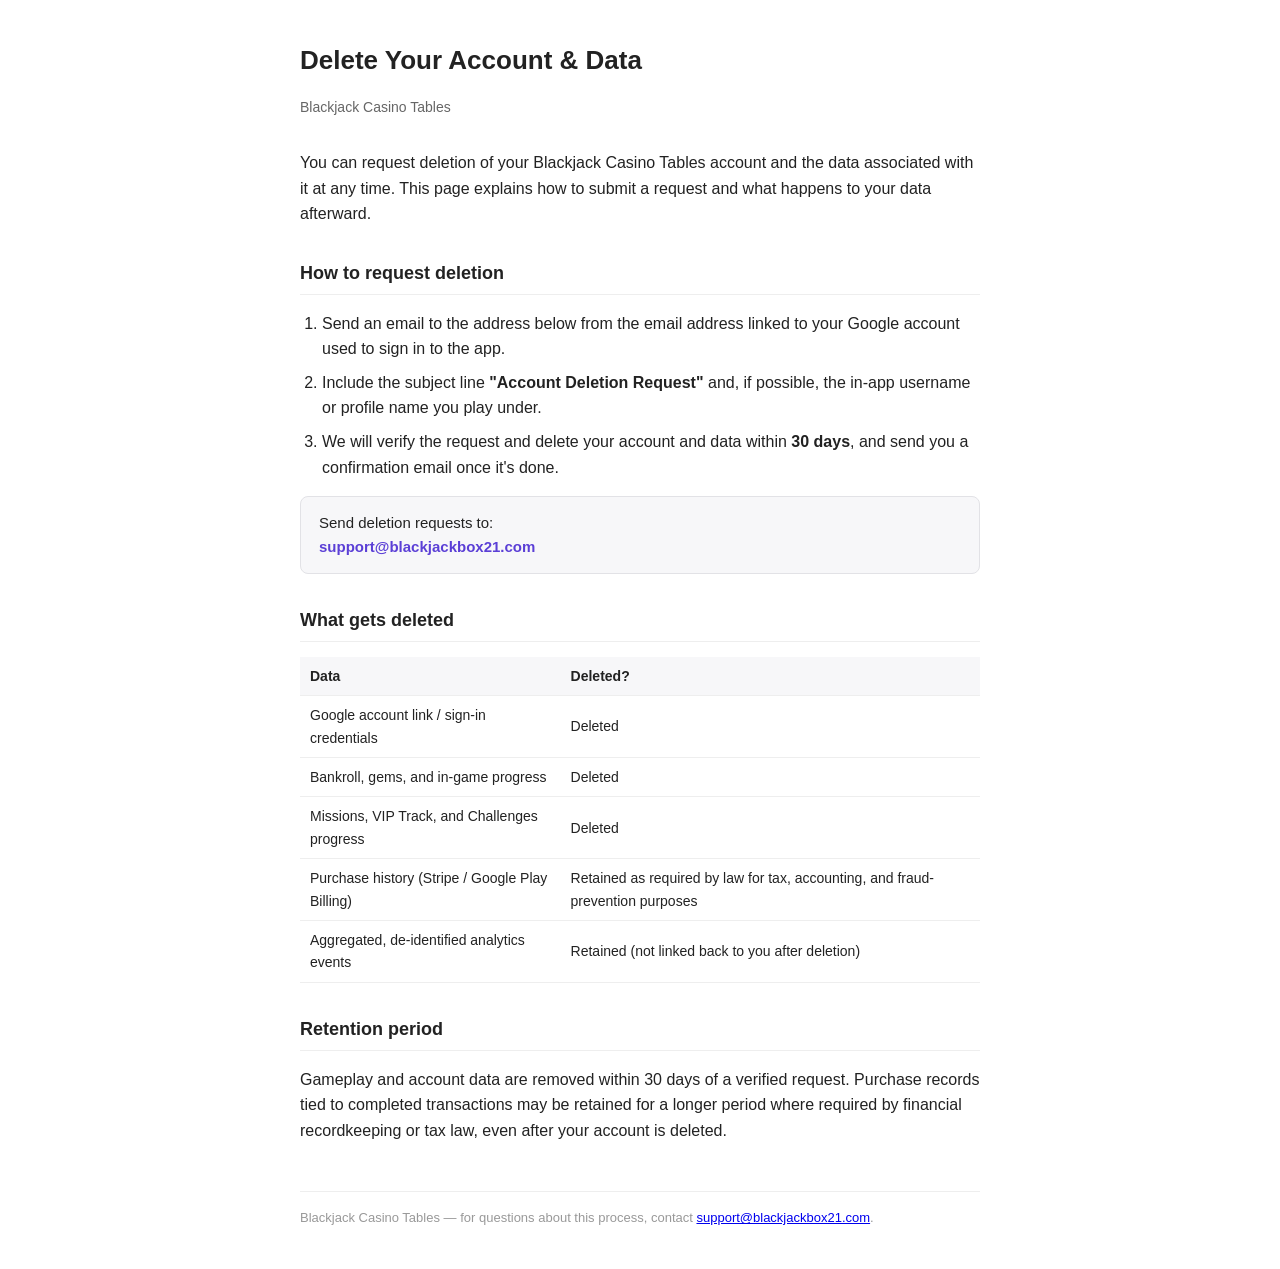
<file: delete-account.html>
<!DOCTYPE html>
<html lang="en">
<head>
<meta charset="UTF-8">
<meta name="viewport" content="width=device-width, initial-scale=1.0">
<title>Delete Account & Data — Blackjack Casino Tables</title>
<style>
  body {
    font-family: -apple-system, BlinkMacSystemFont, "Segoe UI", Roboto, Arial, sans-serif;
    max-width: 680px;
    margin: 40px auto;
    padding: 0 20px;
    line-height: 1.6;
    color: #222;
    background: #fff;
  }
  h1 {
    font-size: 26px;
    margin-bottom: 4px;
  }
  .subtitle {
    color: #666;
    margin-bottom: 32px;
    font-size: 14px;
  }
  h2 {
    font-size: 18px;
    margin-top: 32px;
    border-bottom: 1px solid #eee;
    padding-bottom: 6px;
  }
  ol, ul {
    padding-left: 22px;
  }
  li {
    margin-bottom: 8px;
  }
  .email-box {
    background: #f7f7f9;
    border: 1px solid #e2e2e6;
    border-radius: 8px;
    padding: 14px 18px;
    margin: 16px 0;
    font-size: 15px;
  }
  .email-box a {
    color: #5b3fd6;
    font-weight: 600;
    text-decoration: none;
  }
  .email-box a:hover {
    text-decoration: underline;
  }
  table {
    width: 100%;
    border-collapse: collapse;
    margin-top: 12px;
    font-size: 14px;
  }
  th, td {
    text-align: left;
    padding: 8px 10px;
    border-bottom: 1px solid #eee;
  }
  th {
    background: #f7f7f9;
  }
  footer {
    margin-top: 48px;
    padding-top: 16px;
    border-top: 1px solid #eee;
    color: #999;
    font-size: 13px;
  }
</style>
</head>
<body>

<h1>Delete Your Account & Data</h1>
<p class="subtitle">Blackjack Casino Tables</p>

<p>
  You can request deletion of your Blackjack Casino Tables account and the data
  associated with it at any time. This page explains how to submit a
  request and what happens to your data afterward.
</p>

<h2>How to request deletion</h2>
<ol>
  <li>Send an email to the address below from the email address linked to your Google account used to sign in to the app.</li>
  <li>Include the subject line <strong>"Account Deletion Request"</strong> and, if possible, the in-app username or profile name you play under.</li>
  <li>We will verify the request and delete your account and data within <strong>30 days</strong>, and send you a confirmation email once it's done.</li>
</ol>

<div class="email-box">
  Send deletion requests to:<br>
  <a href="mailto:scotchlabs@gmail.com?subject=Account%20Deletion%20Request">support@blackjackbox21.com</a>
</div>

<h2>What gets deleted</h2>
<table>
  <tr><th>Data</th><th>Deleted?</th></tr>
  <tr><td>Google account link / sign-in credentials</td><td>Deleted</td></tr>
  <tr><td>Bankroll, gems, and in-game progress</td><td>Deleted</td></tr>
  <tr><td>Missions, VIP Track, and Challenges progress</td><td>Deleted</td></tr>
  <tr><td>Purchase history (Stripe / Google Play Billing)</td><td>Retained as required by law for tax, accounting, and fraud-prevention purposes</td></tr>
  <tr><td>Aggregated, de-identified analytics events</td><td>Retained (not linked back to you after deletion)</td></tr>
</table>

<h2>Retention period</h2>
<p>
  Gameplay and account data are removed within 30 days of a verified
  request. Purchase records tied to completed transactions may be
  retained for a longer period where required by financial recordkeeping
  or tax law, even after your account is deleted.
</p>

<footer>
  Blackjack Casino Tables — for questions about this process, contact
  <a href="mailto:support@blackjackbox21.com">support@blackjackbox21.com</a>.
</footer>

</body>
</html>
</file>
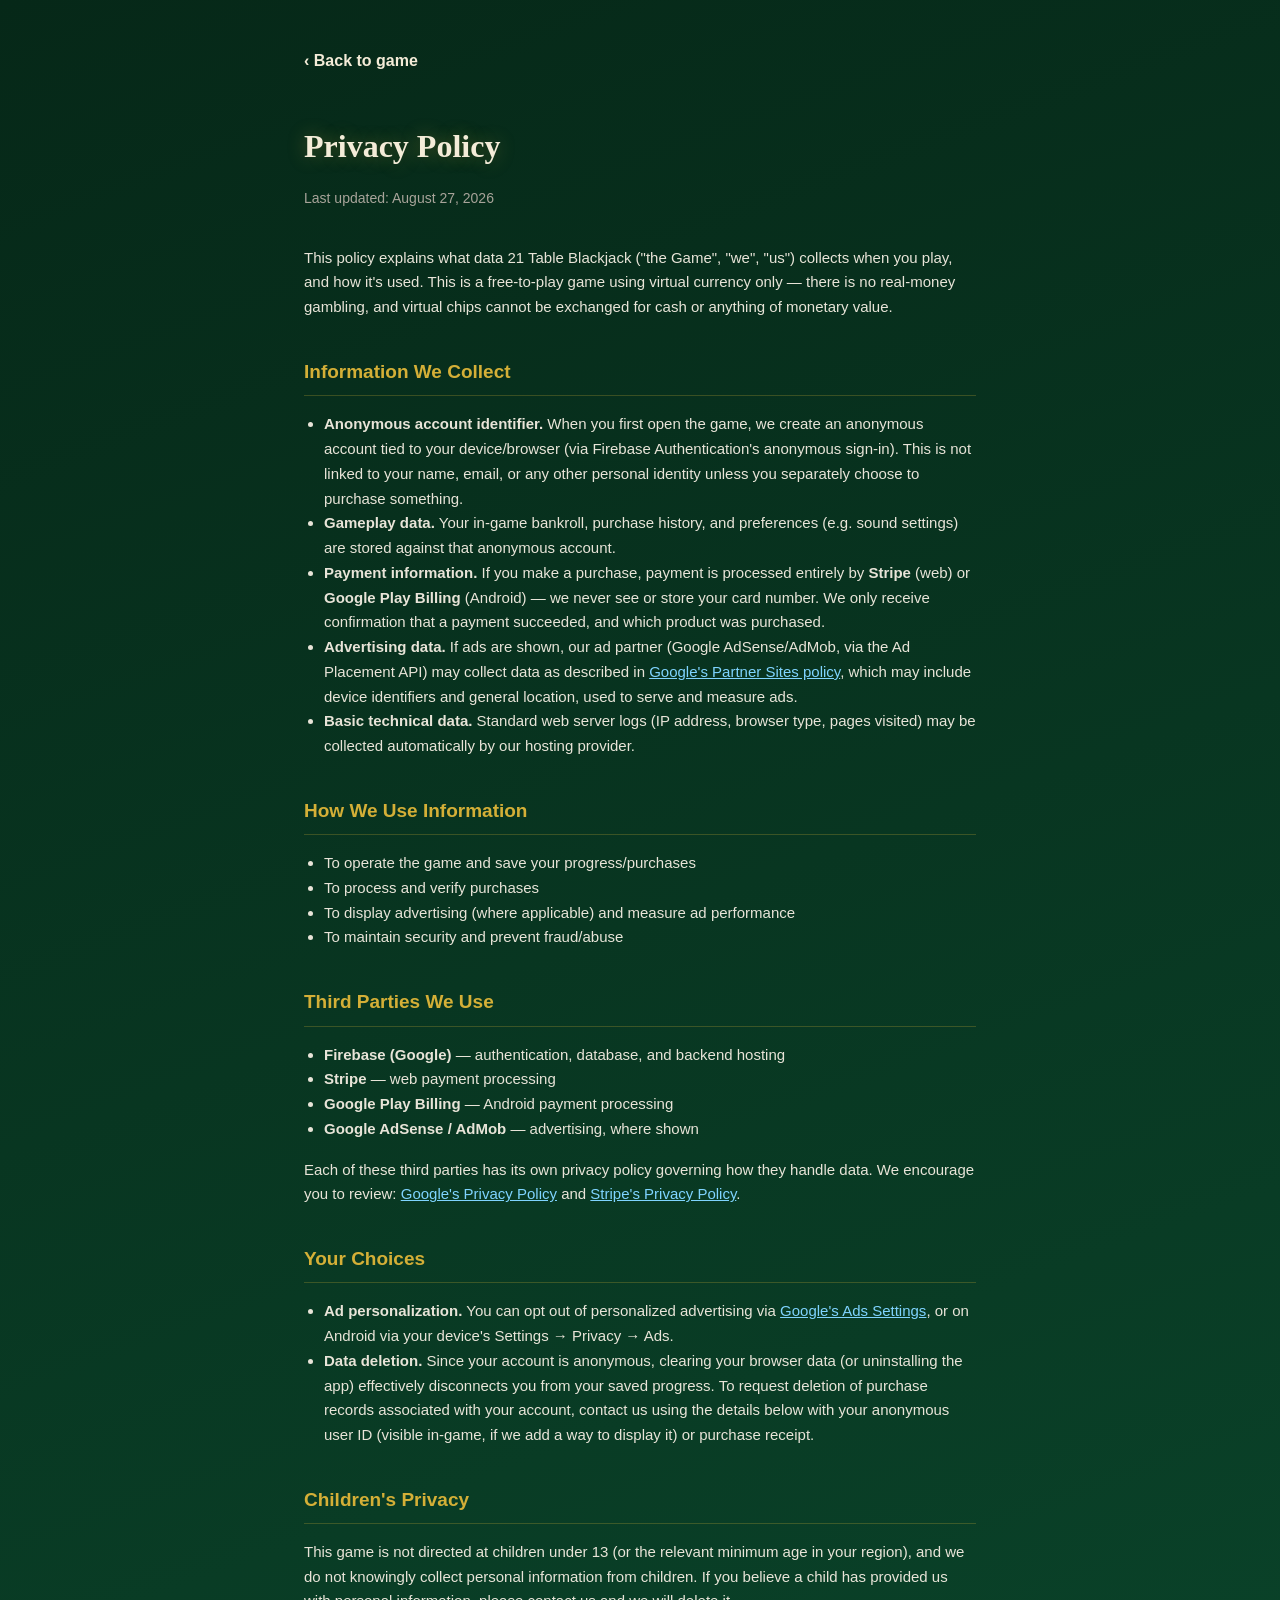
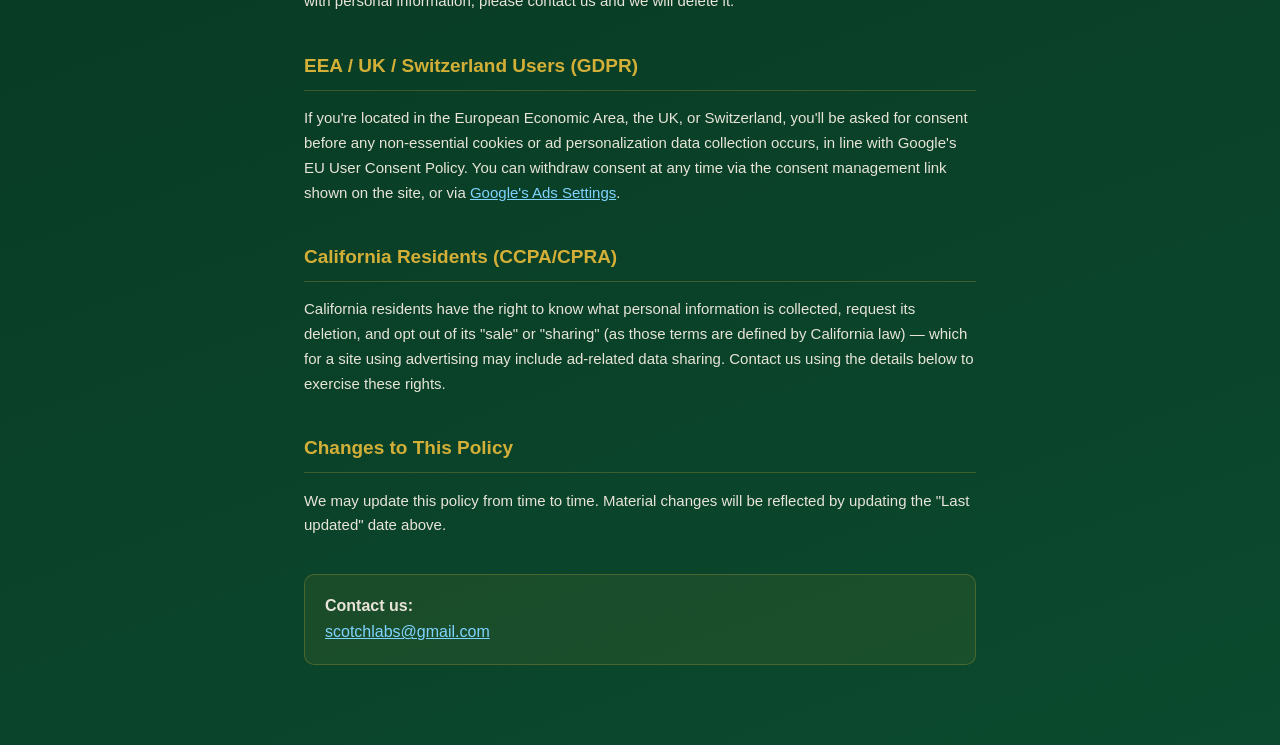
<file: privacy.html>
<!DOCTYPE html>
<html lang="en">
<head>
<meta charset="UTF-8">
<meta name="viewport" content="width=device-width, initial-scale=1.0">
<title>Privacy Policy — 21 Table Blackjack</title>
<style>
  :root{
    --felt:#0b4a2e; --felt-dark:#062818; --gold:#d4af37; --gold-light:#f4ecd8;
    --text:#e8e4d8; --text-dim:#a8a49a;
  }
  *{box-sizing:border-box;}
  body{
    margin:0;font-family:'Segoe UI',Roboto,Arial,sans-serif;
    background:linear-gradient(160deg,var(--felt-dark) 0%,var(--felt) 100%);
    color:var(--text);line-height:1.65;
  }
  .wrap{max-width:720px;margin:0 auto;padding:48px 24px 80px;}
  h1{
    font-family:Georgia,serif;color:var(--gold-light);font-size:32px;
    text-shadow:0 0 18px rgba(212,175,55,.35);margin-bottom:4px;
  }
  .updated{color:var(--text-dim);font-size:14px;margin-bottom:36px;}
  h2{color:var(--gold);font-size:19px;margin-top:36px;border-bottom:1px solid rgba(212,175,55,.25);padding-bottom:8px;}
  p,li{color:var(--text);font-size:15px;}
  ul{padding-left:20px;}
  a{color:#7fd4ff;}
  .back{display:inline-block;margin-bottom:24px;color:var(--gold-light);text-decoration:none;font-weight:600;}
  .back:hover{text-decoration:underline;}
  .contact-box{
    background:rgba(212,175,55,.08);border:1px solid rgba(212,175,55,.25);
    border-radius:10px;padding:18px 20px;margin-top:36px;
  }
</style>
</head>
<body>
<div class="wrap">
  <a class="back" href="index.html">‹ Back to game</a>
  <h1>Privacy Policy</h1>
  <p class="updated">Last updated: August 27, 2026</p>

  <p>This policy explains what data 21 Table Blackjack ("the Game", "we", "us") collects when you play, and how it's used. This is a free-to-play game using virtual currency only — there is no real-money gambling, and virtual chips cannot be exchanged for cash or anything of monetary value.</p>

  <h2>Information We Collect</h2>
  <ul>
    <li><strong>Anonymous account identifier.</strong> When you first open the game, we create an anonymous account tied to your device/browser (via Firebase Authentication's anonymous sign-in). This is not linked to your name, email, or any other personal identity unless you separately choose to purchase something.</li>
    <li><strong>Gameplay data.</strong> Your in-game bankroll, purchase history, and preferences (e.g. sound settings) are stored against that anonymous account.</li>
    <li><strong>Payment information.</strong> If you make a purchase, payment is processed entirely by <strong>Stripe</strong> (web) or <strong>Google Play Billing</strong> (Android) — we never see or store your card number. We only receive confirmation that a payment succeeded, and which product was purchased.</li>
    <li><strong>Advertising data.</strong> If ads are shown, our ad partner (Google AdSense/AdMob, via the Ad Placement API) may collect data as described in <a href="https://policies.google.com/technologies/partner-sites" target="_blank" rel="noopener">Google's Partner Sites policy</a>, which may include device identifiers and general location, used to serve and measure ads.</li>
    <li><strong>Basic technical data.</strong> Standard web server logs (IP address, browser type, pages visited) may be collected automatically by our hosting provider.</li>
  </ul>

  <h2>How We Use Information</h2>
  <ul>
    <li>To operate the game and save your progress/purchases</li>
    <li>To process and verify purchases</li>
    <li>To display advertising (where applicable) and measure ad performance</li>
    <li>To maintain security and prevent fraud/abuse</li>
  </ul>

  <h2>Third Parties We Use</h2>
  <ul>
    <li><strong>Firebase (Google)</strong> — authentication, database, and backend hosting</li>
    <li><strong>Stripe</strong> — web payment processing</li>
    <li><strong>Google Play Billing</strong> — Android payment processing</li>
    <li><strong>Google AdSense / AdMob</strong> — advertising, where shown</li>
  </ul>
  <p>Each of these third parties has its own privacy policy governing how they handle data. We encourage you to review: <a href="https://policies.google.com/privacy" target="_blank" rel="noopener">Google's Privacy Policy</a> and <a href="https://stripe.com/privacy" target="_blank" rel="noopener">Stripe's Privacy Policy</a>.</p>

  <h2>Your Choices</h2>
  <ul>
    <li><strong>Ad personalization.</strong> You can opt out of personalized advertising via <a href="https://adssettings.google.com" target="_blank" rel="noopener">Google's Ads Settings</a>, or on Android via your device's Settings → Privacy → Ads.</li>
    <li><strong>Data deletion.</strong> Since your account is anonymous, clearing your browser data (or uninstalling the app) effectively disconnects you from your saved progress. To request deletion of purchase records associated with your account, contact us using the details below with your anonymous user ID (visible in-game, if we add a way to display it) or purchase receipt.</li>
  </ul>

  <h2>Children's Privacy</h2>
  <p>This game is not directed at children under 13 (or the relevant minimum age in your region), and we do not knowingly collect personal information from children. If you believe a child has provided us with personal information, please contact us and we will delete it.</p>

  <h2>EEA / UK / Switzerland Users (GDPR)</h2>
  <p>If you're located in the European Economic Area, the UK, or Switzerland, you'll be asked for consent before any non-essential cookies or ad personalization data collection occurs, in line with Google's EU User Consent Policy. You can withdraw consent at any time via the consent management link shown on the site, or via <a href="https://adssettings.google.com" target="_blank" rel="noopener">Google's Ads Settings</a>.</p>

  <h2>California Residents (CCPA/CPRA)</h2>
  <p>California residents have the right to know what personal information is collected, request its deletion, and opt out of its "sale" or "sharing" (as those terms are defined by California law) — which for a site using advertising may include ad-related data sharing. Contact us using the details below to exercise these rights.</p>

  <h2>Changes to This Policy</h2>
  <p>We may update this policy from time to time. Material changes will be reflected by updating the "Last updated" date above.</p>

  <div class="contact-box">
    <strong>Contact us:</strong><br>
    <a href="mailto:scotchlabs@gmail.com" style="color:#7fd4ff;">scotchlabs@gmail.com</a>
  </div>
</div>
</body>
</html>
</file>
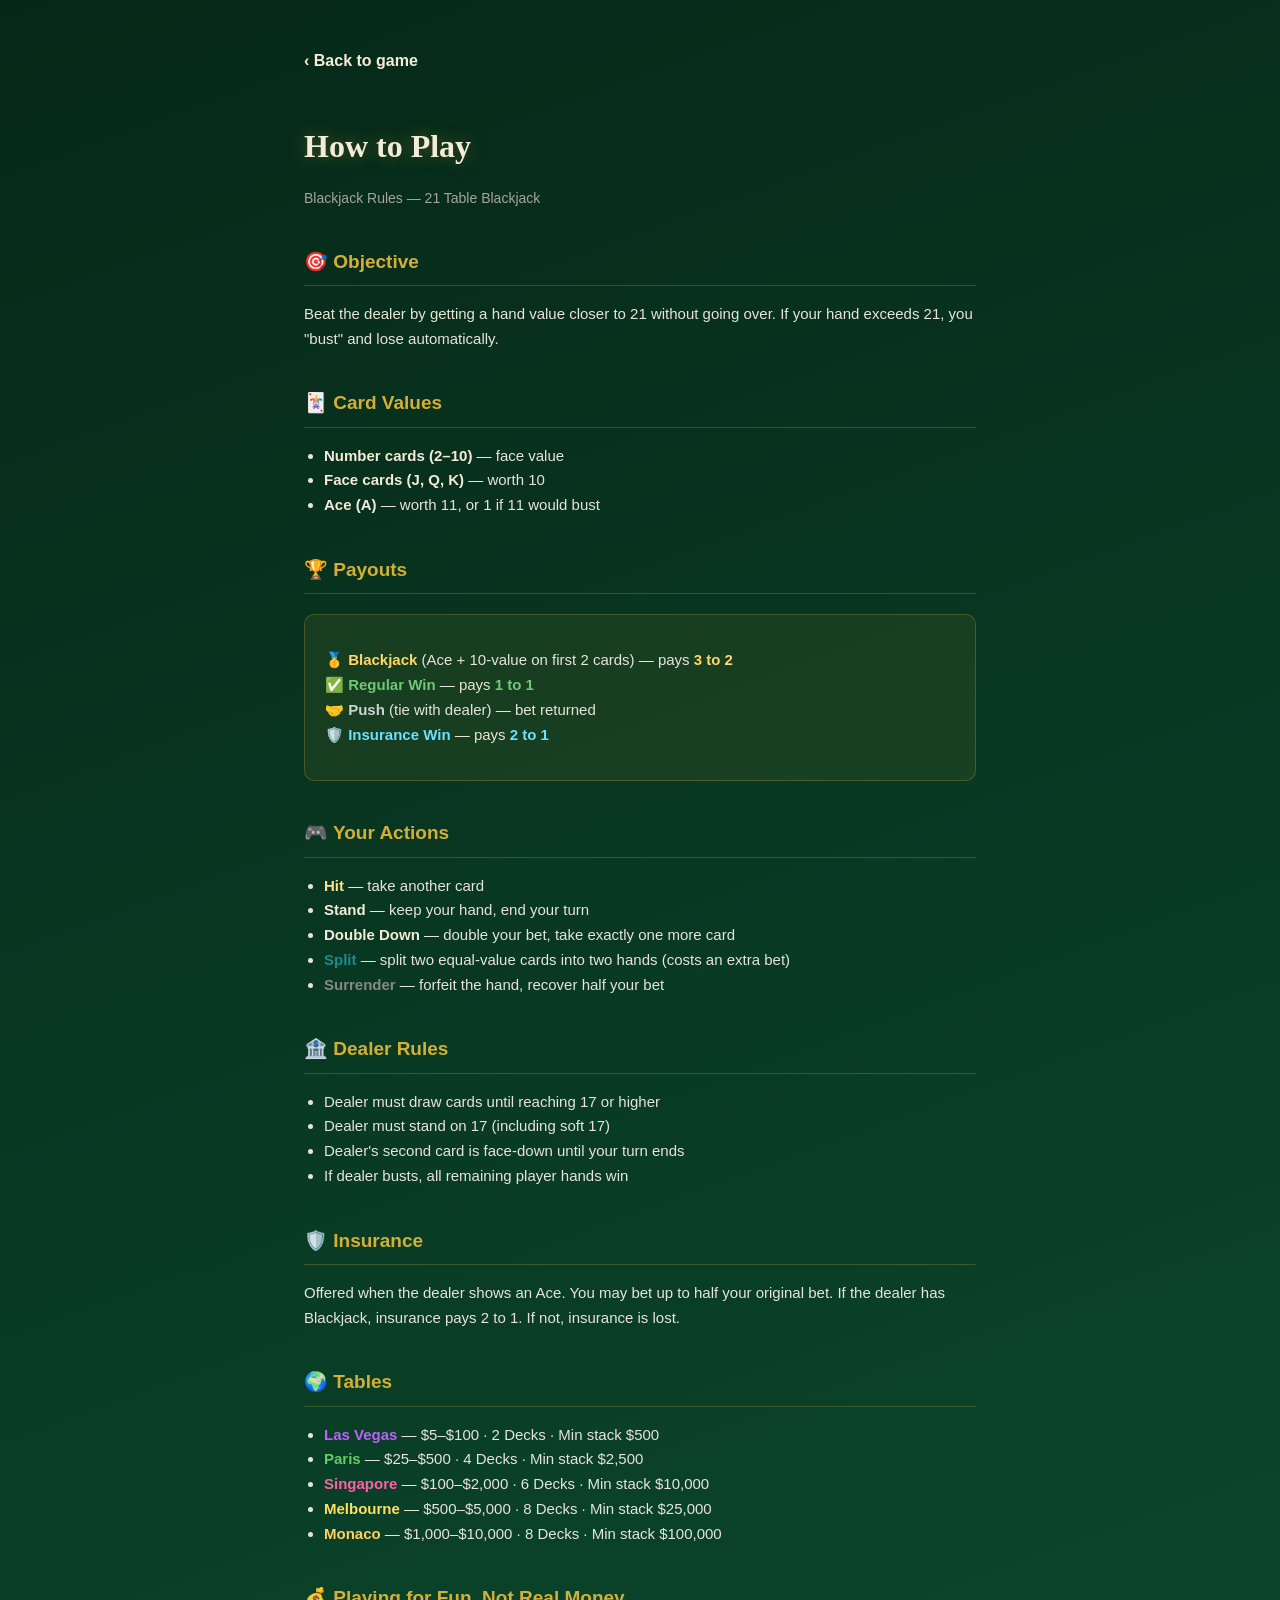
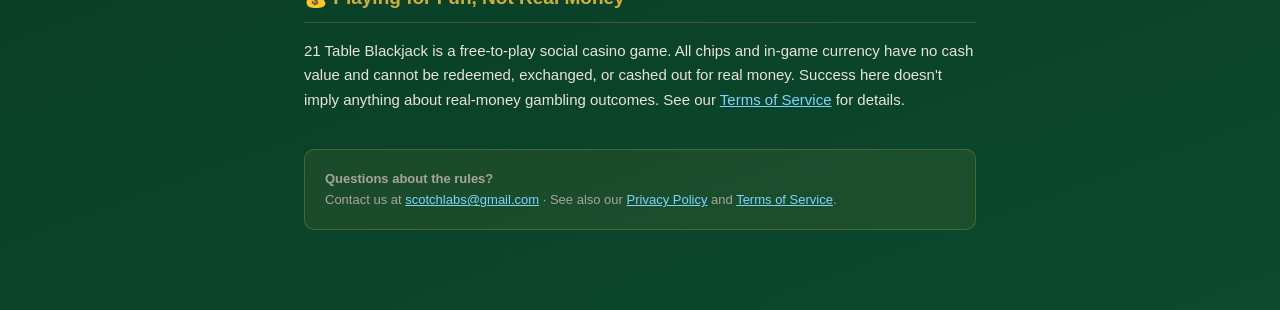
<file: rules.html>
<!DOCTYPE html>
<html lang="en">
<head>
<meta charset="UTF-8">
<meta name="viewport" content="width=device-width, initial-scale=1.0">
<title>How to Play — 21 Table Blackjack</title>
<meta name="description" content="Full rules for 21 Table Blackjack: objective, card values, payouts, player actions, dealer rules, insurance, and table stakes across all five tables.">
<style>
  :root{
    --felt:#0b4a2e; --felt-dark:#062818; --gold:#d4af37; --gold-light:#f4ecd8;
    --text:#e8e4d8; --text-dim:#a8a49a;
  }
  *{box-sizing:border-box;}
  body{
    margin:0;font-family:'Segoe UI',Roboto,Arial,sans-serif;
    background:linear-gradient(160deg,var(--felt-dark) 0%,var(--felt) 100%);
    color:var(--text);line-height:1.65;
  }
  .wrap{max-width:720px;margin:0 auto;padding:48px 24px 80px;}
  h1{
    font-family:Georgia,serif;color:var(--gold-light);font-size:32px;
    text-shadow:0 0 18px rgba(212,175,55,.35);margin-bottom:4px;
  }
  .updated{color:var(--text-dim);font-size:14px;margin-bottom:36px;}
  h2{color:var(--gold);font-size:19px;margin-top:36px;border-bottom:1px solid rgba(212,175,55,.25);padding-bottom:8px;}
  p,li{color:var(--text);font-size:15px;}
  ul{padding-left:20px;}
  a{color:#7fd4ff;}
  .back{display:inline-block;margin-bottom:24px;color:var(--gold-light);text-decoration:none;font-weight:600;}
  .back:hover{text-decoration:underline;}
  .highlight{
    background:rgba(212,175,55,.08);border:1px solid rgba(212,175,55,.25);
    border-radius:10px;padding:18px 20px;margin:20px 0;
  }
  .contact-box{
    background:rgba(212,175,55,.08);border:1px solid rgba(212,175,55,.25);
    border-radius:10px;padding:18px 20px;margin-top:36px;font-size:13px;color:var(--text-dim);
  }
  .contact-box a{color:#7fd4ff;}
</style>
</head>
<body>
<div class="wrap">
  <a class="back" href="index.html">‹ Back to game</a>
  <h1>How to Play</h1>
  <p class="updated">Blackjack Rules — 21 Table Blackjack</p>

  <h2>🎯 Objective</h2>
  <p>Beat the dealer by getting a hand value closer to 21 without going over. If your hand exceeds 21, you "bust" and lose automatically.</p>

  <h2>🃏 Card Values</h2>
  <ul>
    <li><strong style="color:var(--gold-light)">Number cards (2–10)</strong> — face value</li>
    <li><strong style="color:var(--gold-light)">Face cards (J, Q, K)</strong> — worth 10</li>
    <li><strong style="color:var(--gold-light)">Ace (A)</strong> — worth 11, or 1 if 11 would bust</li>
  </ul>

  <h2>🏆 Payouts</h2>
  <div class="highlight">
    <p>
      🥇 <strong style="color:#ffd76b">Blackjack</strong> (Ace + 10-value on first 2 cards) — pays <strong style="color:#ffd76b">3 to 2</strong><br>
      ✅ <strong style="color:#6fc977">Regular Win</strong> — pays <strong style="color:#6fc977">1 to 1</strong><br>
      🤝 <strong style="color:#cdd5d1">Push</strong> (tie with dealer) — bet returned<br>
      🛡️ <strong style="color:#6be0ff">Insurance Win</strong> — pays <strong style="color:#6be0ff">2 to 1</strong>
    </p>
  </div>

  <h2>🎮 Your Actions</h2>
  <ul>
    <li><strong style="color:#ffe089">Hit</strong> — take another card</li>
    <li><strong style="color:var(--gold-light)">Stand</strong> — keep your hand, end your turn</li>
    <li><strong style="color:var(--gold-light)">Double Down</strong> — double your bet, take exactly one more card</li>
    <li><strong style="color:#1a8c8c">Split</strong> — split two equal-value cards into two hands (costs an extra bet)</li>
    <li><strong style="color:#888">Surrender</strong> — forfeit the hand, recover half your bet</li>
  </ul>

  <h2>🏦 Dealer Rules</h2>
  <ul>
    <li>Dealer must draw cards until reaching 17 or higher</li>
    <li>Dealer must stand on 17 (including soft 17)</li>
    <li>Dealer's second card is face-down until your turn ends</li>
    <li>If dealer busts, all remaining player hands win</li>
  </ul>

  <h2>🛡️ Insurance</h2>
  <p>Offered when the dealer shows an Ace. You may bet up to half your original bet. If the dealer has Blackjack, insurance pays 2 to 1. If not, insurance is lost.</p>

  <h2>🌍 Tables</h2>
  <ul>
    <li><strong style="color:#bf60ff">Las Vegas</strong> — $5–$100 · 2 Decks · Min stack $500</li>
    <li><strong style="color:#60d060">Paris</strong> — $25–$500 · 4 Decks · Min stack $2,500</li>
    <li><strong style="color:#ff60a8">Singapore</strong> — $100–$2,000 · 6 Decks · Min stack $10,000</li>
    <li><strong style="color:#ffe060">Melbourne</strong> — $500–$5,000 · 8 Decks · Min stack $25,000</li>
    <li><strong style="color:#ffd060">Monaco</strong> — $1,000–$10,000 · 8 Decks · Min stack $100,000</li>
  </ul>

  <h2>💰 Playing for Fun, Not Real Money</h2>
  <p>21 Table Blackjack is a free-to-play social casino game. All chips and in-game currency have no cash value and cannot be redeemed, exchanged, or cashed out for real money. Success here doesn't imply anything about real-money gambling outcomes. See our <a href="terms.html">Terms of Service</a> for details.</p>

  <div class="contact-box">
    <strong>Questions about the rules?</strong><br>
    Contact us at <a href="mailto:scotchlabs@gmail.com">scotchlabs@gmail.com</a> · See also our <a href="privacy.html">Privacy Policy</a> and <a href="terms.html">Terms of Service</a>.
  </div>
</div>
</body>
</html>
</file>
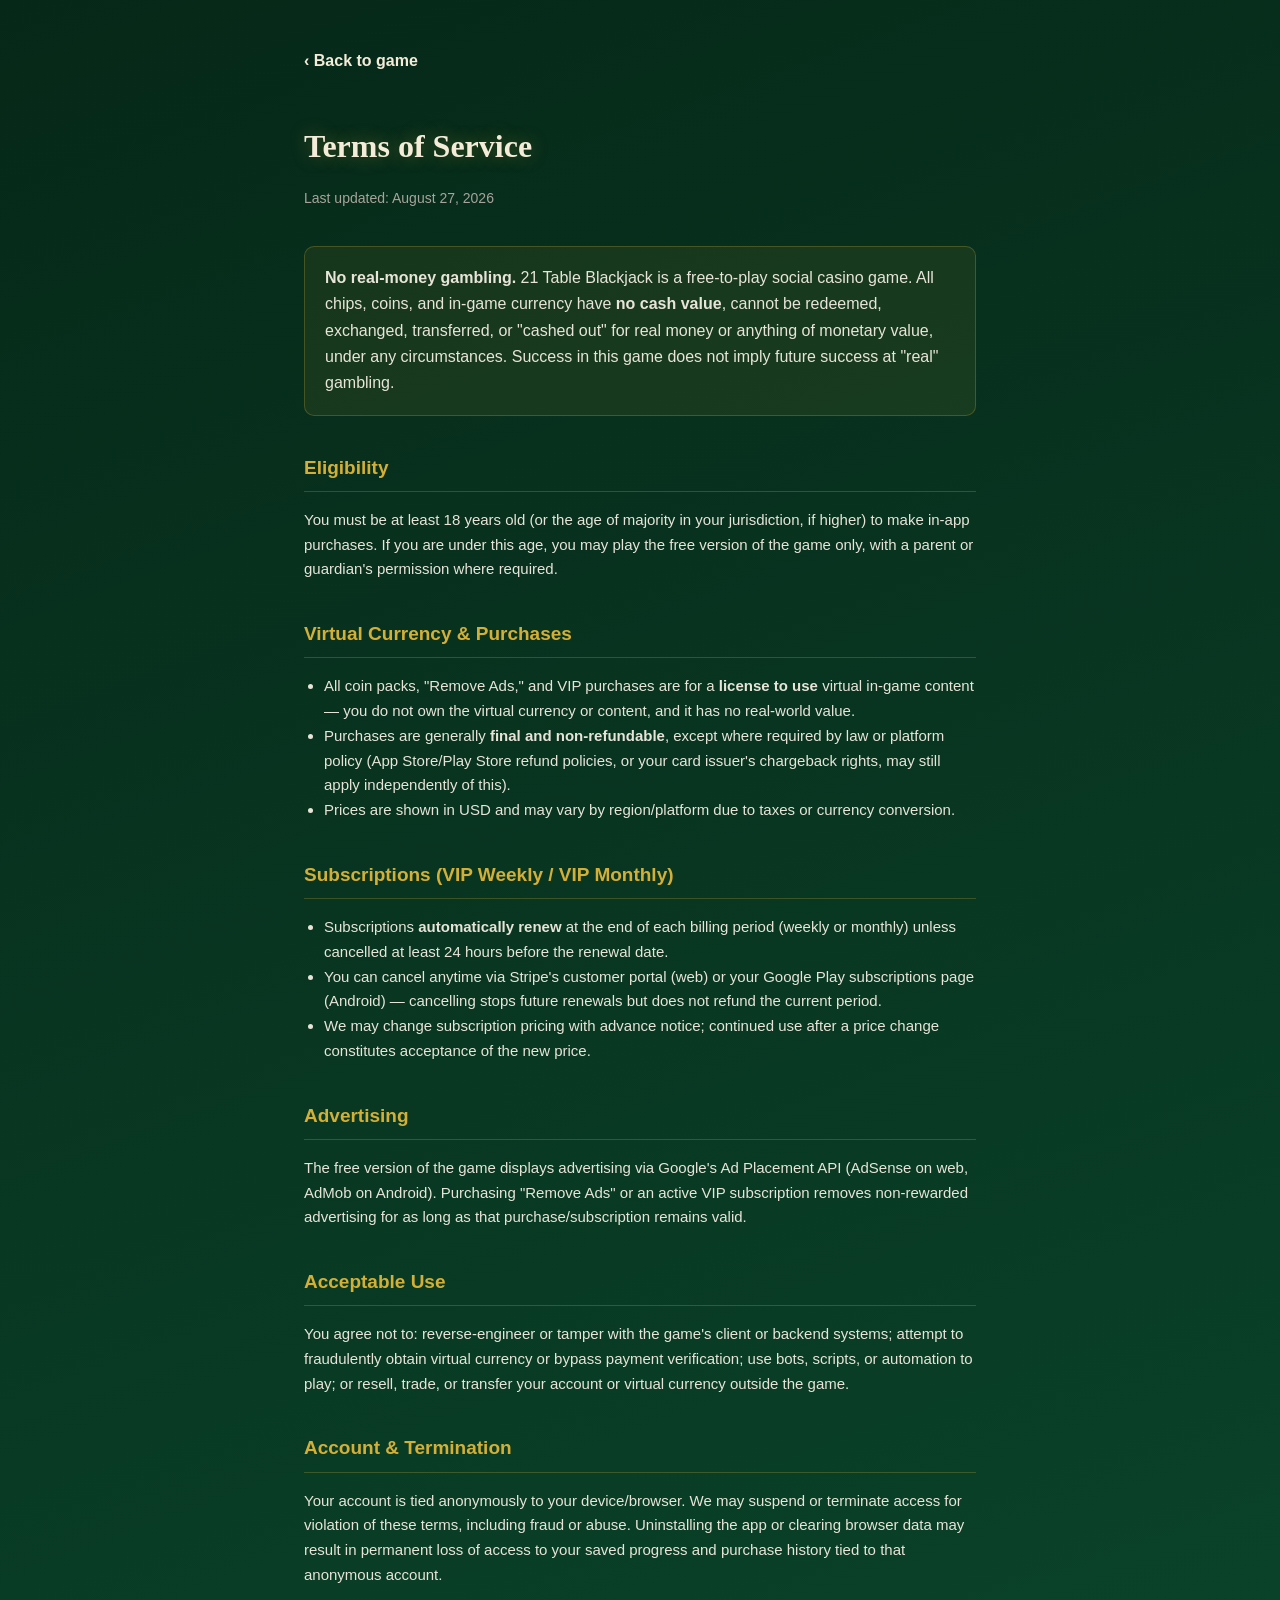
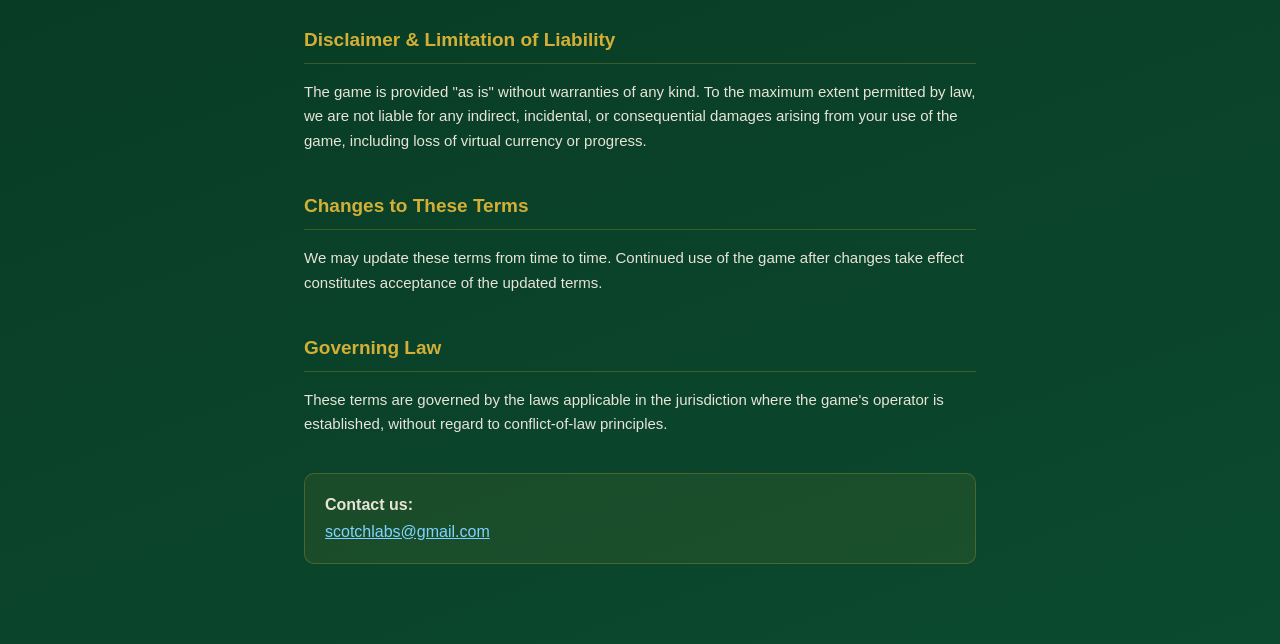
<file: terms.html>
<!DOCTYPE html>
<html lang="en">
<head>
<meta charset="UTF-8">
<meta name="viewport" content="width=device-width, initial-scale=1.0">
<title>Terms of Service — 21 Table Blackjack</title>
<style>
  :root{
    --felt:#0b4a2e; --felt-dark:#062818; --gold:#d4af37; --gold-light:#f4ecd8;
    --text:#e8e4d8; --text-dim:#a8a49a;
  }
  *{box-sizing:border-box;}
  body{
    margin:0;font-family:'Segoe UI',Roboto,Arial,sans-serif;
    background:linear-gradient(160deg,var(--felt-dark) 0%,var(--felt) 100%);
    color:var(--text);line-height:1.65;
  }
  .wrap{max-width:720px;margin:0 auto;padding:48px 24px 80px;}
  h1{
    font-family:Georgia,serif;color:var(--gold-light);font-size:32px;
    text-shadow:0 0 18px rgba(212,175,55,.35);margin-bottom:4px;
  }
  .updated{color:var(--text-dim);font-size:14px;margin-bottom:36px;}
  h2{color:var(--gold);font-size:19px;margin-top:36px;border-bottom:1px solid rgba(212,175,55,.25);padding-bottom:8px;}
  p,li{color:var(--text);font-size:15px;}
  ul{padding-left:20px;}
  a{color:#7fd4ff;}
  .back{display:inline-block;margin-bottom:24px;color:var(--gold-light);text-decoration:none;font-weight:600;}
  .back:hover{text-decoration:underline;}
  .highlight{
    background:rgba(212,175,55,.08);border:1px solid rgba(212,175,55,.25);
    border-radius:10px;padding:18px 20px;margin:20px 0;
  }
  .contact-box{
    background:rgba(212,175,55,.08);border:1px solid rgba(212,175,55,.25);
    border-radius:10px;padding:18px 20px;margin-top:36px;
  }
</style>
</head>
<body>
<div class="wrap">
  <a class="back" href="index.html">‹ Back to game</a>
  <h1>Terms of Service</h1>
  <p class="updated">Last updated: August 27, 2026</p>

  <div class="highlight">
    <strong>No real-money gambling.</strong> 21 Table Blackjack is a free-to-play social casino game. All chips, coins, and in-game currency have <strong>no cash value</strong>, cannot be redeemed, exchanged, transferred, or "cashed out" for real money or anything of monetary value, under any circumstances. Success in this game does not imply future success at "real" gambling.
  </div>

  <h2>Eligibility</h2>
  <p>You must be at least 18 years old (or the age of majority in your jurisdiction, if higher) to make in-app purchases. If you are under this age, you may play the free version of the game only, with a parent or guardian's permission where required.</p>

  <h2>Virtual Currency & Purchases</h2>
  <ul>
    <li>All coin packs, "Remove Ads," and VIP purchases are for a <strong>license to use</strong> virtual in-game content — you do not own the virtual currency or content, and it has no real-world value.</li>
    <li>Purchases are generally <strong>final and non-refundable</strong>, except where required by law or platform policy (App Store/Play Store refund policies, or your card issuer's chargeback rights, may still apply independently of this).</li>
    <li>Prices are shown in USD and may vary by region/platform due to taxes or currency conversion.</li>
  </ul>

  <h2>Subscriptions (VIP Weekly / VIP Monthly)</h2>
  <ul>
    <li>Subscriptions <strong>automatically renew</strong> at the end of each billing period (weekly or monthly) unless cancelled at least 24 hours before the renewal date.</li>
    <li>You can cancel anytime via Stripe's customer portal (web) or your Google Play subscriptions page (Android) — cancelling stops future renewals but does not refund the current period.</li>
    <li>We may change subscription pricing with advance notice; continued use after a price change constitutes acceptance of the new price.</li>
  </ul>

  <h2>Advertising</h2>
  <p>The free version of the game displays advertising via Google's Ad Placement API (AdSense on web, AdMob on Android). Purchasing "Remove Ads" or an active VIP subscription removes non-rewarded advertising for as long as that purchase/subscription remains valid.</p>

  <h2>Acceptable Use</h2>
  <p>You agree not to: reverse-engineer or tamper with the game's client or backend systems; attempt to fraudulently obtain virtual currency or bypass payment verification; use bots, scripts, or automation to play; or resell, trade, or transfer your account or virtual currency outside the game.</p>

  <h2>Account & Termination</h2>
  <p>Your account is tied anonymously to your device/browser. We may suspend or terminate access for violation of these terms, including fraud or abuse. Uninstalling the app or clearing browser data may result in permanent loss of access to your saved progress and purchase history tied to that anonymous account.</p>

  <h2>Disclaimer & Limitation of Liability</h2>
  <p>The game is provided "as is" without warranties of any kind. To the maximum extent permitted by law, we are not liable for any indirect, incidental, or consequential damages arising from your use of the game, including loss of virtual currency or progress.</p>

  <h2>Changes to These Terms</h2>
  <p>We may update these terms from time to time. Continued use of the game after changes take effect constitutes acceptance of the updated terms.</p>

  <h2>Governing Law</h2>
  <p>These terms are governed by the laws applicable in the jurisdiction where the game's operator is established, without regard to conflict-of-law principles.</p>

  <div class="contact-box">
    <strong>Contact us:</strong><br>
    <a href="mailto:scotchlabs@gmail.com" style="color:#7fd4ff;">scotchlabs@gmail.com</a>
  </div>
</div>
</body>
</html>
</file>
